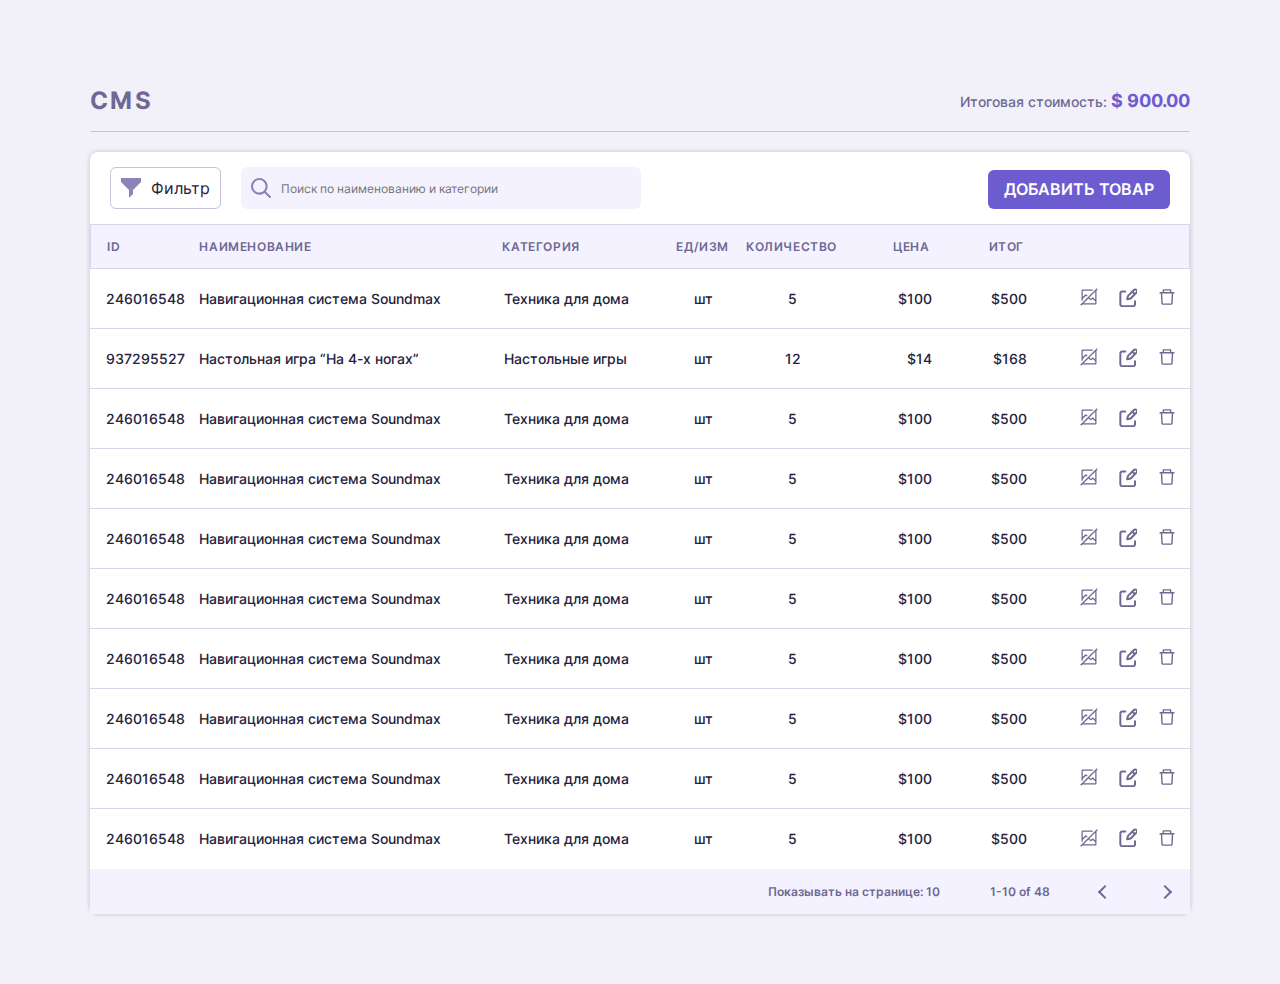
<file: index.html>
<!doctype html>
<html lang="ru">

<head>
  <meta charset="UTF-8">
  <meta name="viewport" content="width=device-width, initial-scale=1.0">
  <meta http-equiv="X-UA-Compatible" content="IE=edge">
  <link rel="preload" href="fonts/inter-v7-latin_cyrillic-regular.woff2"
    as="font" type="font/woff2" crossorigin>
  <link rel="preload" href="fonts/inter-v7-latin_cyrillic-500.woff2" as="font"
    type="font/woff2" crossorigin>
  <link rel="preload" href="fonts/inter-v7-latin_cyrillic-600.woff2" as="font"
    type="font/woff2" crossorigin>
  <link rel="preload" href="fonts/inter-v7-latin_cyrillic-700.woff2" as="font"
    type="font/woff2" crossorigin>
  <link rel="stylesheet" href="css/index.css">
  <title>CMS</title>
</head>
  <body>
    <section class="cms">
      <div class="container">
        <div class="cms__header">
          <h1 class="cms__title">CMS</h1>
          <p class="cms__total">Итоговая стоимость:
            <span class="cms__total-price">$ 900.00</span>
          </p>
        </div>
        <div class="cms__products products">
          <div class="products__panel panel">
            <button class="products__panel__filter-btn">
              <svg width="20" height="20" viewBox="0 0 20 20" fill="none" xmlns="http://www.w3.org/2000/svg">
                <path d="M12 12L20 4V0H0V4L8 12V20L12 16V12Z" fill="#8B83BA" />
              </svg>
              <span class="products__panel__filter-btn__text">Фильтр</span>
            </button>
            <form class="panel__search">
              <input type="search" class="panel__input" placeholder="Поиск по наименованию и категории">
            </form>
            <button class="panel__add-products">Добавить товар</button>
          </div>
          <div class="products__table-wrapper">
            <table class="products__table table">
              <thead class="table__header">
                <tr class="table__header-row">
                  <th class="table__header-cell cell-id">ID</th>
                  <th class="table__header-cell table__header-cell_left cell-name">Наименование</th>
                  <th class="table__header-cell table__header-cell_left cell-category">Категория</th>
                  <th class="table__header-cell cell-units">ед/изм</th>
                  <th class="table__header-cell cell-quantity">количество</th>
                  <th class="table__header-cell cell-price">цена</th>
                  <th class="table__header-cell cell-total">ИТОГ</th>
                  <th class="table__header-cell cell-empty"></th>
                </tr>
              </thead>
              <tbody class="table__body">
                <tr class="table__body-item">
                  <td class="table__body-item__ID">246016548</td>
                  <td class="table__body-item__name">Навигационная система Soundmax</td>
                  <td class="table__body-item__category">Техника для дома</td>
                  <td class="table__body-item__units">шт</td>
                  <td class="table__body-item__quantity">5</td>
                  <td class="table__body-item__price">$100</td>
                  <td class="table__body-item__total">$500</td>
                  <td class="table__body-item-icons">
                    <button class="table__body-item-icons__btn">
                      <svg width="20" height="20" viewBox="0 0 20 20" fill="none" xmlns="http://www.w3.org/2000/svg">
                        <path d="M18.75 2.13375L17.8663 1.25L1.25 17.8663L2.13375 18.75L3.38375 17.5H16.25C16.5814 17.4995 16.899 17.3676 17.1333 17.1333C17.3676 16.899 17.4995 16.5814 17.5 16.25V3.38375L18.75 2.13375ZM16.25 16.25H4.63375L9.50437 11.3794L10.9913 12.8663C11.2257 13.1006 11.5435 13.2322 11.875 13.2322C12.2065 13.2322 12.5243 13.1006 12.7587 12.8663L13.75 11.875L16.25 14.3731V16.25ZM16.25 12.605L14.6337 10.9888C14.3993 10.7544 14.0815 10.6228 13.75 10.6228C13.4185 10.6228 13.1007 10.7544 12.8663 10.9888L11.875 11.98L10.3894 10.4944L16.25 4.63375V12.605Z" fill="#6E6893"/>
                        <path d="M3.75 13.75V11.875L6.875 8.75187L7.73313 9.61062L8.61812 8.72563L7.75875 7.86625C7.52434 7.63191 7.20646 7.50027 6.875 7.50027C6.54354 7.50027 6.22566 7.63191 5.99125 7.86625L3.75 10.1075V3.75H13.75V2.5H3.75C3.41858 2.50033 3.10083 2.63213 2.86648 2.86648C2.63213 3.10083 2.50033 3.41858 2.5 3.75V13.75H3.75Z" fill="#6E6893"/>
                        </svg>
                    </button>
                    <button class="table__body-item-icons__btn">
                      <svg width="18" height="19" viewBox="0 0 18 19" fill="none" xmlns="http://www.w3.org/2000/svg">
                        <path d="M13.5629 3.86078L15.6394 5.93629L13.5629 3.86078ZM14.8982 2.03233L9.28343 7.64709C8.99332 7.9368 8.79546 8.3059 8.7148 8.70789L8.19617 11.304L10.7923 10.7844C11.1942 10.704 11.5629 10.5069 11.8531 10.2167L17.4678 4.60196C17.6366 4.43324 17.7704 4.23293 17.8617 4.01248C17.953 3.79203 18 3.55576 18 3.31714C18 3.07853 17.953 2.84225 17.8617 2.6218C17.7704 2.40136 17.6366 2.20105 17.4678 2.03233C17.2991 1.8636 17.0988 1.72976 16.8784 1.63845C16.6579 1.54714 16.4216 1.50014 16.183 1.50014C15.9444 1.50014 15.7081 1.54714 15.4877 1.63845C15.2672 1.72976 15.0669 1.8636 14.8982 2.03233V2.03233Z" stroke="#6E6893" stroke-width="2" stroke-linecap="round" stroke-linejoin="round"/>
                        <path d="M16.0394 13.2648V16.206C16.0394 16.726 15.8328 17.2248 15.4651 17.5925C15.0973 17.9602 14.5986 18.1668 14.0786 18.1668H3.29415C2.77411 18.1668 2.27537 17.9602 1.90765 17.5925C1.53993 17.2248 1.33334 16.726 1.33334 16.206V5.42157C1.33334 4.90154 1.53993 4.4028 1.90765 4.03508C2.27537 3.66735 2.77411 3.46077 3.29415 3.46077H6.23535" stroke="#6E6893" stroke-width="2" stroke-linecap="round" stroke-linejoin="round"/>
                        </svg>
                    </button>
                    <button class="table__body-item-icons__btn">
                      <svg width="20" height="20" viewBox="0 0 20 20" fill="none" xmlns="http://www.w3.org/2000/svg">
                        <path d="M7.03125 3.59375H6.875C6.96094 3.59375 7.03125 3.52344 7.03125 3.4375V3.59375H12.9688V3.4375C12.9688 3.52344 13.0391 3.59375 13.125 3.59375H12.9688V5H14.375V3.4375C14.375 2.74805 13.8145 2.1875 13.125 2.1875H6.875C6.18555 2.1875 5.625 2.74805 5.625 3.4375V5H7.03125V3.59375ZM16.875 5H3.125C2.7793 5 2.5 5.2793 2.5 5.625V6.25C2.5 6.33594 2.57031 6.40625 2.65625 6.40625H3.83594L4.31836 16.6211C4.34961 17.2871 4.90039 17.8125 5.56641 17.8125H14.4336C15.1016 17.8125 15.6504 17.2891 15.6816 16.6211L16.1641 6.40625H17.3438C17.4297 6.40625 17.5 6.33594 17.5 6.25V5.625C17.5 5.2793 17.2207 5 16.875 5ZM14.2832 16.4062H5.7168L5.24414 6.40625H14.7559L14.2832 16.4062Z" fill="#6E6893"/>
                        </svg>
                      </button> 
                  </td>
                </tr>
                <tr class="table__body-item">
                  <td class="table__body-item__ID">937295527</td>
                  <td class="table__body-item__name">Настольная игра “На 4-х ногах”</td>
                  <td class="table__body-item__category">Настольные игры</td>
                  <td class="table__body-item__units">шт</td>
                  <td class="table__body-item__quantity">12</td>
                  <td class="table__body-item__price">$14</td>
                  <td class="table__body-item__total">$168</td>
                  <td class="table__body-item-icons">
                    <button class="table__body-item-icons__btn">
                      <svg width="20" height="20" viewBox="0 0 20 20" fill="none" xmlns="http://www.w3.org/2000/svg">
                        <path d="M18.75 2.13375L17.8663 1.25L1.25 17.8663L2.13375 18.75L3.38375 17.5H16.25C16.5814 17.4995 16.899 17.3676 17.1333 17.1333C17.3676 16.899 17.4995 16.5814 17.5 16.25V3.38375L18.75 2.13375ZM16.25 16.25H4.63375L9.50437 11.3794L10.9913 12.8663C11.2257 13.1006 11.5435 13.2322 11.875 13.2322C12.2065 13.2322 12.5243 13.1006 12.7587 12.8663L13.75 11.875L16.25 14.3731V16.25ZM16.25 12.605L14.6337 10.9888C14.3993 10.7544 14.0815 10.6228 13.75 10.6228C13.4185 10.6228 13.1007 10.7544 12.8663 10.9888L11.875 11.98L10.3894 10.4944L16.25 4.63375V12.605Z" fill="#6E6893"/>
                        <path d="M3.75 13.75V11.875L6.875 8.75187L7.73313 9.61062L8.61812 8.72563L7.75875 7.86625C7.52434 7.63191 7.20646 7.50027 6.875 7.50027C6.54354 7.50027 6.22566 7.63191 5.99125 7.86625L3.75 10.1075V3.75H13.75V2.5H3.75C3.41858 2.50033 3.10083 2.63213 2.86648 2.86648C2.63213 3.10083 2.50033 3.41858 2.5 3.75V13.75H3.75Z" fill="#6E6893"/>
                        </svg>
                    </button>
                    <button class="table__body-item-icons__btn">
                      <svg width="18" height="19" viewBox="0 0 18 19" fill="none" xmlns="http://www.w3.org/2000/svg">
                        <path d="M13.5629 3.86078L15.6394 5.93629L13.5629 3.86078ZM14.8982 2.03233L9.28343 7.64709C8.99332 7.9368 8.79546 8.3059 8.7148 8.70789L8.19617 11.304L10.7923 10.7844C11.1942 10.704 11.5629 10.5069 11.8531 10.2167L17.4678 4.60196C17.6366 4.43324 17.7704 4.23293 17.8617 4.01248C17.953 3.79203 18 3.55576 18 3.31714C18 3.07853 17.953 2.84225 17.8617 2.6218C17.7704 2.40136 17.6366 2.20105 17.4678 2.03233C17.2991 1.8636 17.0988 1.72976 16.8784 1.63845C16.6579 1.54714 16.4216 1.50014 16.183 1.50014C15.9444 1.50014 15.7081 1.54714 15.4877 1.63845C15.2672 1.72976 15.0669 1.8636 14.8982 2.03233V2.03233Z" stroke="#6E6893" stroke-width="2" stroke-linecap="round" stroke-linejoin="round"/>
                        <path d="M16.0394 13.2648V16.206C16.0394 16.726 15.8328 17.2248 15.4651 17.5925C15.0973 17.9602 14.5986 18.1668 14.0786 18.1668H3.29415C2.77411 18.1668 2.27537 17.9602 1.90765 17.5925C1.53993 17.2248 1.33334 16.726 1.33334 16.206V5.42157C1.33334 4.90154 1.53993 4.4028 1.90765 4.03508C2.27537 3.66735 2.77411 3.46077 3.29415 3.46077H6.23535" stroke="#6E6893" stroke-width="2" stroke-linecap="round" stroke-linejoin="round"/>
                        </svg>
                    </button>
                    <button class="table__body-item-icons__btn">
                      <svg width="20" height="20" viewBox="0 0 20 20" fill="none" xmlns="http://www.w3.org/2000/svg">
                        <path d="M7.03125 3.59375H6.875C6.96094 3.59375 7.03125 3.52344 7.03125 3.4375V3.59375H12.9688V3.4375C12.9688 3.52344 13.0391 3.59375 13.125 3.59375H12.9688V5H14.375V3.4375C14.375 2.74805 13.8145 2.1875 13.125 2.1875H6.875C6.18555 2.1875 5.625 2.74805 5.625 3.4375V5H7.03125V3.59375ZM16.875 5H3.125C2.7793 5 2.5 5.2793 2.5 5.625V6.25C2.5 6.33594 2.57031 6.40625 2.65625 6.40625H3.83594L4.31836 16.6211C4.34961 17.2871 4.90039 17.8125 5.56641 17.8125H14.4336C15.1016 17.8125 15.6504 17.2891 15.6816 16.6211L16.1641 6.40625H17.3438C17.4297 6.40625 17.5 6.33594 17.5 6.25V5.625C17.5 5.2793 17.2207 5 16.875 5ZM14.2832 16.4062H5.7168L5.24414 6.40625H14.7559L14.2832 16.4062Z" fill="#6E6893"/>
                        </svg>
                      </button> 
                  </td>
                </tr>
                <tr class="table__body-item">
                  <td class="table__body-item__ID">246016548</td>
                  <td class="table__body-item__name">Навигационная система Soundmax</td>
                  <td class="table__body-item__category">Техника для дома</td>
                  <td class="table__body-item__units">шт</td>
                  <td class="table__body-item__quantity">5</td>
                  <td class="table__body-item__price">$100</td>
                  <td class="table__body-item__total">$500</td>
                  <td class="table__body-item-icons">
                    <button class="table__body-item-icons__btn">
                      <svg width="20" height="20" viewBox="0 0 20 20" fill="none" xmlns="http://www.w3.org/2000/svg">
                        <path d="M18.75 2.13375L17.8663 1.25L1.25 17.8663L2.13375 18.75L3.38375 17.5H16.25C16.5814 17.4995 16.899 17.3676 17.1333 17.1333C17.3676 16.899 17.4995 16.5814 17.5 16.25V3.38375L18.75 2.13375ZM16.25 16.25H4.63375L9.50437 11.3794L10.9913 12.8663C11.2257 13.1006 11.5435 13.2322 11.875 13.2322C12.2065 13.2322 12.5243 13.1006 12.7587 12.8663L13.75 11.875L16.25 14.3731V16.25ZM16.25 12.605L14.6337 10.9888C14.3993 10.7544 14.0815 10.6228 13.75 10.6228C13.4185 10.6228 13.1007 10.7544 12.8663 10.9888L11.875 11.98L10.3894 10.4944L16.25 4.63375V12.605Z" fill="#6E6893"/>
                        <path d="M3.75 13.75V11.875L6.875 8.75187L7.73313 9.61062L8.61812 8.72563L7.75875 7.86625C7.52434 7.63191 7.20646 7.50027 6.875 7.50027C6.54354 7.50027 6.22566 7.63191 5.99125 7.86625L3.75 10.1075V3.75H13.75V2.5H3.75C3.41858 2.50033 3.10083 2.63213 2.86648 2.86648C2.63213 3.10083 2.50033 3.41858 2.5 3.75V13.75H3.75Z" fill="#6E6893"/>
                        </svg>
                    </button>
                    <button class="table__body-item-icons__btn">
                      <svg width="18" height="19" viewBox="0 0 18 19" fill="none" xmlns="http://www.w3.org/2000/svg">
                        <path d="M13.5629 3.86078L15.6394 5.93629L13.5629 3.86078ZM14.8982 2.03233L9.28343 7.64709C8.99332 7.9368 8.79546 8.3059 8.7148 8.70789L8.19617 11.304L10.7923 10.7844C11.1942 10.704 11.5629 10.5069 11.8531 10.2167L17.4678 4.60196C17.6366 4.43324 17.7704 4.23293 17.8617 4.01248C17.953 3.79203 18 3.55576 18 3.31714C18 3.07853 17.953 2.84225 17.8617 2.6218C17.7704 2.40136 17.6366 2.20105 17.4678 2.03233C17.2991 1.8636 17.0988 1.72976 16.8784 1.63845C16.6579 1.54714 16.4216 1.50014 16.183 1.50014C15.9444 1.50014 15.7081 1.54714 15.4877 1.63845C15.2672 1.72976 15.0669 1.8636 14.8982 2.03233V2.03233Z" stroke="#6E6893" stroke-width="2" stroke-linecap="round" stroke-linejoin="round"/>
                        <path d="M16.0394 13.2648V16.206C16.0394 16.726 15.8328 17.2248 15.4651 17.5925C15.0973 17.9602 14.5986 18.1668 14.0786 18.1668H3.29415C2.77411 18.1668 2.27537 17.9602 1.90765 17.5925C1.53993 17.2248 1.33334 16.726 1.33334 16.206V5.42157C1.33334 4.90154 1.53993 4.4028 1.90765 4.03508C2.27537 3.66735 2.77411 3.46077 3.29415 3.46077H6.23535" stroke="#6E6893" stroke-width="2" stroke-linecap="round" stroke-linejoin="round"/>
                        </svg>
                    </button>
                    <button class="table__body-item-icons__btn">
                      <svg width="20" height="20" viewBox="0 0 20 20" fill="none" xmlns="http://www.w3.org/2000/svg">
                        <path d="M7.03125 3.59375H6.875C6.96094 3.59375 7.03125 3.52344 7.03125 3.4375V3.59375H12.9688V3.4375C12.9688 3.52344 13.0391 3.59375 13.125 3.59375H12.9688V5H14.375V3.4375C14.375 2.74805 13.8145 2.1875 13.125 2.1875H6.875C6.18555 2.1875 5.625 2.74805 5.625 3.4375V5H7.03125V3.59375ZM16.875 5H3.125C2.7793 5 2.5 5.2793 2.5 5.625V6.25C2.5 6.33594 2.57031 6.40625 2.65625 6.40625H3.83594L4.31836 16.6211C4.34961 17.2871 4.90039 17.8125 5.56641 17.8125H14.4336C15.1016 17.8125 15.6504 17.2891 15.6816 16.6211L16.1641 6.40625H17.3438C17.4297 6.40625 17.5 6.33594 17.5 6.25V5.625C17.5 5.2793 17.2207 5 16.875 5ZM14.2832 16.4062H5.7168L5.24414 6.40625H14.7559L14.2832 16.4062Z" fill="#6E6893"/>
                        </svg>
                      </button> 
                  </td>
                </tr>
                <tr class="table__body-item">
                  <td class="table__body-item__ID">246016548</td>
                  <td class="table__body-item__name">Навигационная система Soundmax</td>
                  <td class="table__body-item__category">Техника для дома</td>
                  <td class="table__body-item__units">шт</td>
                  <td class="table__body-item__quantity">5</td>
                  <td class="table__body-item__price">$100</td>
                  <td class="table__body-item__total">$500</td>
                  <td class="table__body-item-icons">
                    <button class="table__body-item-icons__btn">
                      <svg width="20" height="20" viewBox="0 0 20 20" fill="none" xmlns="http://www.w3.org/2000/svg">
                        <path d="M18.75 2.13375L17.8663 1.25L1.25 17.8663L2.13375 18.75L3.38375 17.5H16.25C16.5814 17.4995 16.899 17.3676 17.1333 17.1333C17.3676 16.899 17.4995 16.5814 17.5 16.25V3.38375L18.75 2.13375ZM16.25 16.25H4.63375L9.50437 11.3794L10.9913 12.8663C11.2257 13.1006 11.5435 13.2322 11.875 13.2322C12.2065 13.2322 12.5243 13.1006 12.7587 12.8663L13.75 11.875L16.25 14.3731V16.25ZM16.25 12.605L14.6337 10.9888C14.3993 10.7544 14.0815 10.6228 13.75 10.6228C13.4185 10.6228 13.1007 10.7544 12.8663 10.9888L11.875 11.98L10.3894 10.4944L16.25 4.63375V12.605Z" fill="#6E6893"/>
                        <path d="M3.75 13.75V11.875L6.875 8.75187L7.73313 9.61062L8.61812 8.72563L7.75875 7.86625C7.52434 7.63191 7.20646 7.50027 6.875 7.50027C6.54354 7.50027 6.22566 7.63191 5.99125 7.86625L3.75 10.1075V3.75H13.75V2.5H3.75C3.41858 2.50033 3.10083 2.63213 2.86648 2.86648C2.63213 3.10083 2.50033 3.41858 2.5 3.75V13.75H3.75Z" fill="#6E6893"/>
                        </svg>
                    </button>
                    <button class="table__body-item-icons__btn">
                      <svg width="18" height="19" viewBox="0 0 18 19" fill="none" xmlns="http://www.w3.org/2000/svg">
                        <path d="M13.5629 3.86078L15.6394 5.93629L13.5629 3.86078ZM14.8982 2.03233L9.28343 7.64709C8.99332 7.9368 8.79546 8.3059 8.7148 8.70789L8.19617 11.304L10.7923 10.7844C11.1942 10.704 11.5629 10.5069 11.8531 10.2167L17.4678 4.60196C17.6366 4.43324 17.7704 4.23293 17.8617 4.01248C17.953 3.79203 18 3.55576 18 3.31714C18 3.07853 17.953 2.84225 17.8617 2.6218C17.7704 2.40136 17.6366 2.20105 17.4678 2.03233C17.2991 1.8636 17.0988 1.72976 16.8784 1.63845C16.6579 1.54714 16.4216 1.50014 16.183 1.50014C15.9444 1.50014 15.7081 1.54714 15.4877 1.63845C15.2672 1.72976 15.0669 1.8636 14.8982 2.03233V2.03233Z" stroke="#6E6893" stroke-width="2" stroke-linecap="round" stroke-linejoin="round"/>
                        <path d="M16.0394 13.2648V16.206C16.0394 16.726 15.8328 17.2248 15.4651 17.5925C15.0973 17.9602 14.5986 18.1668 14.0786 18.1668H3.29415C2.77411 18.1668 2.27537 17.9602 1.90765 17.5925C1.53993 17.2248 1.33334 16.726 1.33334 16.206V5.42157C1.33334 4.90154 1.53993 4.4028 1.90765 4.03508C2.27537 3.66735 2.77411 3.46077 3.29415 3.46077H6.23535" stroke="#6E6893" stroke-width="2" stroke-linecap="round" stroke-linejoin="round"/>
                        </svg>
                    </button>
                    <button class="table__body-item-icons__btn">
                      <svg width="20" height="20" viewBox="0 0 20 20" fill="none" xmlns="http://www.w3.org/2000/svg">
                        <path d="M7.03125 3.59375H6.875C6.96094 3.59375 7.03125 3.52344 7.03125 3.4375V3.59375H12.9688V3.4375C12.9688 3.52344 13.0391 3.59375 13.125 3.59375H12.9688V5H14.375V3.4375C14.375 2.74805 13.8145 2.1875 13.125 2.1875H6.875C6.18555 2.1875 5.625 2.74805 5.625 3.4375V5H7.03125V3.59375ZM16.875 5H3.125C2.7793 5 2.5 5.2793 2.5 5.625V6.25C2.5 6.33594 2.57031 6.40625 2.65625 6.40625H3.83594L4.31836 16.6211C4.34961 17.2871 4.90039 17.8125 5.56641 17.8125H14.4336C15.1016 17.8125 15.6504 17.2891 15.6816 16.6211L16.1641 6.40625H17.3438C17.4297 6.40625 17.5 6.33594 17.5 6.25V5.625C17.5 5.2793 17.2207 5 16.875 5ZM14.2832 16.4062H5.7168L5.24414 6.40625H14.7559L14.2832 16.4062Z" fill="#6E6893"/>
                        </svg>
                      </button> 
                  </td>
                </tr>
                <tr class="table__body-item">
                  <td class="table__body-item__ID">246016548</td>
                  <td class="table__body-item__name">Навигационная система Soundmax</td>
                  <td class="table__body-item__category">Техника для дома</td>
                  <td class="table__body-item__units">шт</td>
                  <td class="table__body-item__quantity">5</td>
                  <td class="table__body-item__price">$100</td>
                  <td class="table__body-item__total">$500</td>
                  <td class="table__body-item-icons">
                    <button class="table__body-item-icons__btn">
                      <svg width="20" height="20" viewBox="0 0 20 20" fill="none" xmlns="http://www.w3.org/2000/svg">
                        <path d="M18.75 2.13375L17.8663 1.25L1.25 17.8663L2.13375 18.75L3.38375 17.5H16.25C16.5814 17.4995 16.899 17.3676 17.1333 17.1333C17.3676 16.899 17.4995 16.5814 17.5 16.25V3.38375L18.75 2.13375ZM16.25 16.25H4.63375L9.50437 11.3794L10.9913 12.8663C11.2257 13.1006 11.5435 13.2322 11.875 13.2322C12.2065 13.2322 12.5243 13.1006 12.7587 12.8663L13.75 11.875L16.25 14.3731V16.25ZM16.25 12.605L14.6337 10.9888C14.3993 10.7544 14.0815 10.6228 13.75 10.6228C13.4185 10.6228 13.1007 10.7544 12.8663 10.9888L11.875 11.98L10.3894 10.4944L16.25 4.63375V12.605Z" fill="#6E6893"/>
                        <path d="M3.75 13.75V11.875L6.875 8.75187L7.73313 9.61062L8.61812 8.72563L7.75875 7.86625C7.52434 7.63191 7.20646 7.50027 6.875 7.50027C6.54354 7.50027 6.22566 7.63191 5.99125 7.86625L3.75 10.1075V3.75H13.75V2.5H3.75C3.41858 2.50033 3.10083 2.63213 2.86648 2.86648C2.63213 3.10083 2.50033 3.41858 2.5 3.75V13.75H3.75Z" fill="#6E6893"/>
                        </svg>
                    </button>
                    <button class="table__body-item-icons__btn">
                      <svg width="18" height="19" viewBox="0 0 18 19" fill="none" xmlns="http://www.w3.org/2000/svg">
                        <path d="M13.5629 3.86078L15.6394 5.93629L13.5629 3.86078ZM14.8982 2.03233L9.28343 7.64709C8.99332 7.9368 8.79546 8.3059 8.7148 8.70789L8.19617 11.304L10.7923 10.7844C11.1942 10.704 11.5629 10.5069 11.8531 10.2167L17.4678 4.60196C17.6366 4.43324 17.7704 4.23293 17.8617 4.01248C17.953 3.79203 18 3.55576 18 3.31714C18 3.07853 17.953 2.84225 17.8617 2.6218C17.7704 2.40136 17.6366 2.20105 17.4678 2.03233C17.2991 1.8636 17.0988 1.72976 16.8784 1.63845C16.6579 1.54714 16.4216 1.50014 16.183 1.50014C15.9444 1.50014 15.7081 1.54714 15.4877 1.63845C15.2672 1.72976 15.0669 1.8636 14.8982 2.03233V2.03233Z" stroke="#6E6893" stroke-width="2" stroke-linecap="round" stroke-linejoin="round"/>
                        <path d="M16.0394 13.2648V16.206C16.0394 16.726 15.8328 17.2248 15.4651 17.5925C15.0973 17.9602 14.5986 18.1668 14.0786 18.1668H3.29415C2.77411 18.1668 2.27537 17.9602 1.90765 17.5925C1.53993 17.2248 1.33334 16.726 1.33334 16.206V5.42157C1.33334 4.90154 1.53993 4.4028 1.90765 4.03508C2.27537 3.66735 2.77411 3.46077 3.29415 3.46077H6.23535" stroke="#6E6893" stroke-width="2" stroke-linecap="round" stroke-linejoin="round"/>
                        </svg>
                    </button>
                    <button class="table__body-item-icons__btn">
                      <svg width="20" height="20" viewBox="0 0 20 20" fill="none" xmlns="http://www.w3.org/2000/svg">
                        <path d="M7.03125 3.59375H6.875C6.96094 3.59375 7.03125 3.52344 7.03125 3.4375V3.59375H12.9688V3.4375C12.9688 3.52344 13.0391 3.59375 13.125 3.59375H12.9688V5H14.375V3.4375C14.375 2.74805 13.8145 2.1875 13.125 2.1875H6.875C6.18555 2.1875 5.625 2.74805 5.625 3.4375V5H7.03125V3.59375ZM16.875 5H3.125C2.7793 5 2.5 5.2793 2.5 5.625V6.25C2.5 6.33594 2.57031 6.40625 2.65625 6.40625H3.83594L4.31836 16.6211C4.34961 17.2871 4.90039 17.8125 5.56641 17.8125H14.4336C15.1016 17.8125 15.6504 17.2891 15.6816 16.6211L16.1641 6.40625H17.3438C17.4297 6.40625 17.5 6.33594 17.5 6.25V5.625C17.5 5.2793 17.2207 5 16.875 5ZM14.2832 16.4062H5.7168L5.24414 6.40625H14.7559L14.2832 16.4062Z" fill="#6E6893"/>
                        </svg>
                      </button> 
                  </td>
                </tr>
                <tr class="table__body-item">
                  <td class="table__body-item__ID">246016548</td>
                  <td class="table__body-item__name">Навигационная система Soundmax</td>
                  <td class="table__body-item__category">Техника для дома</td>
                  <td class="table__body-item__units">шт</td>
                  <td class="table__body-item__quantity">5</td>
                  <td class="table__body-item__price">$100</td>
                  <td class="table__body-item__total">$500</td>
                  <td class="table__body-item-icons">
                    <button class="table__body-item-icons__btn">
                      <svg width="20" height="20" viewBox="0 0 20 20" fill="none" xmlns="http://www.w3.org/2000/svg">
                        <path d="M18.75 2.13375L17.8663 1.25L1.25 17.8663L2.13375 18.75L3.38375 17.5H16.25C16.5814 17.4995 16.899 17.3676 17.1333 17.1333C17.3676 16.899 17.4995 16.5814 17.5 16.25V3.38375L18.75 2.13375ZM16.25 16.25H4.63375L9.50437 11.3794L10.9913 12.8663C11.2257 13.1006 11.5435 13.2322 11.875 13.2322C12.2065 13.2322 12.5243 13.1006 12.7587 12.8663L13.75 11.875L16.25 14.3731V16.25ZM16.25 12.605L14.6337 10.9888C14.3993 10.7544 14.0815 10.6228 13.75 10.6228C13.4185 10.6228 13.1007 10.7544 12.8663 10.9888L11.875 11.98L10.3894 10.4944L16.25 4.63375V12.605Z" fill="#6E6893"/>
                        <path d="M3.75 13.75V11.875L6.875 8.75187L7.73313 9.61062L8.61812 8.72563L7.75875 7.86625C7.52434 7.63191 7.20646 7.50027 6.875 7.50027C6.54354 7.50027 6.22566 7.63191 5.99125 7.86625L3.75 10.1075V3.75H13.75V2.5H3.75C3.41858 2.50033 3.10083 2.63213 2.86648 2.86648C2.63213 3.10083 2.50033 3.41858 2.5 3.75V13.75H3.75Z" fill="#6E6893"/>
                        </svg>
                    </button>
                    <button class="table__body-item-icons__btn">
                      <svg width="18" height="19" viewBox="0 0 18 19" fill="none" xmlns="http://www.w3.org/2000/svg">
                        <path d="M13.5629 3.86078L15.6394 5.93629L13.5629 3.86078ZM14.8982 2.03233L9.28343 7.64709C8.99332 7.9368 8.79546 8.3059 8.7148 8.70789L8.19617 11.304L10.7923 10.7844C11.1942 10.704 11.5629 10.5069 11.8531 10.2167L17.4678 4.60196C17.6366 4.43324 17.7704 4.23293 17.8617 4.01248C17.953 3.79203 18 3.55576 18 3.31714C18 3.07853 17.953 2.84225 17.8617 2.6218C17.7704 2.40136 17.6366 2.20105 17.4678 2.03233C17.2991 1.8636 17.0988 1.72976 16.8784 1.63845C16.6579 1.54714 16.4216 1.50014 16.183 1.50014C15.9444 1.50014 15.7081 1.54714 15.4877 1.63845C15.2672 1.72976 15.0669 1.8636 14.8982 2.03233V2.03233Z" stroke="#6E6893" stroke-width="2" stroke-linecap="round" stroke-linejoin="round"/>
                        <path d="M16.0394 13.2648V16.206C16.0394 16.726 15.8328 17.2248 15.4651 17.5925C15.0973 17.9602 14.5986 18.1668 14.0786 18.1668H3.29415C2.77411 18.1668 2.27537 17.9602 1.90765 17.5925C1.53993 17.2248 1.33334 16.726 1.33334 16.206V5.42157C1.33334 4.90154 1.53993 4.4028 1.90765 4.03508C2.27537 3.66735 2.77411 3.46077 3.29415 3.46077H6.23535" stroke="#6E6893" stroke-width="2" stroke-linecap="round" stroke-linejoin="round"/>
                        </svg>
                    </button>
                    <button class="table__body-item-icons__btn">
                      <svg width="20" height="20" viewBox="0 0 20 20" fill="none" xmlns="http://www.w3.org/2000/svg">
                        <path d="M7.03125 3.59375H6.875C6.96094 3.59375 7.03125 3.52344 7.03125 3.4375V3.59375H12.9688V3.4375C12.9688 3.52344 13.0391 3.59375 13.125 3.59375H12.9688V5H14.375V3.4375C14.375 2.74805 13.8145 2.1875 13.125 2.1875H6.875C6.18555 2.1875 5.625 2.74805 5.625 3.4375V5H7.03125V3.59375ZM16.875 5H3.125C2.7793 5 2.5 5.2793 2.5 5.625V6.25C2.5 6.33594 2.57031 6.40625 2.65625 6.40625H3.83594L4.31836 16.6211C4.34961 17.2871 4.90039 17.8125 5.56641 17.8125H14.4336C15.1016 17.8125 15.6504 17.2891 15.6816 16.6211L16.1641 6.40625H17.3438C17.4297 6.40625 17.5 6.33594 17.5 6.25V5.625C17.5 5.2793 17.2207 5 16.875 5ZM14.2832 16.4062H5.7168L5.24414 6.40625H14.7559L14.2832 16.4062Z" fill="#6E6893"/>
                        </svg>
                      </button> 
                  </td>
                </tr>
                <tr class="table__body-item">
                  <td class="table__body-item__ID">246016548</td>
                  <td class="table__body-item__name">Навигационная система Soundmax</td>
                  <td class="table__body-item__category">Техника для дома</td>
                  <td class="table__body-item__units">шт</td>
                  <td class="table__body-item__quantity">5</td>
                  <td class="table__body-item__price">$100</td>
                  <td class="table__body-item__total">$500</td>
                  <td class="table__body-item-icons">
                    <button class="table__body-item-icons__btn">
                      <svg width="20" height="20" viewBox="0 0 20 20" fill="none" xmlns="http://www.w3.org/2000/svg">
                        <path d="M18.75 2.13375L17.8663 1.25L1.25 17.8663L2.13375 18.75L3.38375 17.5H16.25C16.5814 17.4995 16.899 17.3676 17.1333 17.1333C17.3676 16.899 17.4995 16.5814 17.5 16.25V3.38375L18.75 2.13375ZM16.25 16.25H4.63375L9.50437 11.3794L10.9913 12.8663C11.2257 13.1006 11.5435 13.2322 11.875 13.2322C12.2065 13.2322 12.5243 13.1006 12.7587 12.8663L13.75 11.875L16.25 14.3731V16.25ZM16.25 12.605L14.6337 10.9888C14.3993 10.7544 14.0815 10.6228 13.75 10.6228C13.4185 10.6228 13.1007 10.7544 12.8663 10.9888L11.875 11.98L10.3894 10.4944L16.25 4.63375V12.605Z" fill="#6E6893"/>
                        <path d="M3.75 13.75V11.875L6.875 8.75187L7.73313 9.61062L8.61812 8.72563L7.75875 7.86625C7.52434 7.63191 7.20646 7.50027 6.875 7.50027C6.54354 7.50027 6.22566 7.63191 5.99125 7.86625L3.75 10.1075V3.75H13.75V2.5H3.75C3.41858 2.50033 3.10083 2.63213 2.86648 2.86648C2.63213 3.10083 2.50033 3.41858 2.5 3.75V13.75H3.75Z" fill="#6E6893"/>
                        </svg>
                    </button>
                    <button class="table__body-item-icons__btn">
                      <svg width="18" height="19" viewBox="0 0 18 19" fill="none" xmlns="http://www.w3.org/2000/svg">
                        <path d="M13.5629 3.86078L15.6394 5.93629L13.5629 3.86078ZM14.8982 2.03233L9.28343 7.64709C8.99332 7.9368 8.79546 8.3059 8.7148 8.70789L8.19617 11.304L10.7923 10.7844C11.1942 10.704 11.5629 10.5069 11.8531 10.2167L17.4678 4.60196C17.6366 4.43324 17.7704 4.23293 17.8617 4.01248C17.953 3.79203 18 3.55576 18 3.31714C18 3.07853 17.953 2.84225 17.8617 2.6218C17.7704 2.40136 17.6366 2.20105 17.4678 2.03233C17.2991 1.8636 17.0988 1.72976 16.8784 1.63845C16.6579 1.54714 16.4216 1.50014 16.183 1.50014C15.9444 1.50014 15.7081 1.54714 15.4877 1.63845C15.2672 1.72976 15.0669 1.8636 14.8982 2.03233V2.03233Z" stroke="#6E6893" stroke-width="2" stroke-linecap="round" stroke-linejoin="round"/>
                        <path d="M16.0394 13.2648V16.206C16.0394 16.726 15.8328 17.2248 15.4651 17.5925C15.0973 17.9602 14.5986 18.1668 14.0786 18.1668H3.29415C2.77411 18.1668 2.27537 17.9602 1.90765 17.5925C1.53993 17.2248 1.33334 16.726 1.33334 16.206V5.42157C1.33334 4.90154 1.53993 4.4028 1.90765 4.03508C2.27537 3.66735 2.77411 3.46077 3.29415 3.46077H6.23535" stroke="#6E6893" stroke-width="2" stroke-linecap="round" stroke-linejoin="round"/>
                        </svg>
                    </button>
                    <button class="table__body-item-icons__btn">
                      <svg width="20" height="20" viewBox="0 0 20 20" fill="none" xmlns="http://www.w3.org/2000/svg">
                        <path d="M7.03125 3.59375H6.875C6.96094 3.59375 7.03125 3.52344 7.03125 3.4375V3.59375H12.9688V3.4375C12.9688 3.52344 13.0391 3.59375 13.125 3.59375H12.9688V5H14.375V3.4375C14.375 2.74805 13.8145 2.1875 13.125 2.1875H6.875C6.18555 2.1875 5.625 2.74805 5.625 3.4375V5H7.03125V3.59375ZM16.875 5H3.125C2.7793 5 2.5 5.2793 2.5 5.625V6.25C2.5 6.33594 2.57031 6.40625 2.65625 6.40625H3.83594L4.31836 16.6211C4.34961 17.2871 4.90039 17.8125 5.56641 17.8125H14.4336C15.1016 17.8125 15.6504 17.2891 15.6816 16.6211L16.1641 6.40625H17.3438C17.4297 6.40625 17.5 6.33594 17.5 6.25V5.625C17.5 5.2793 17.2207 5 16.875 5ZM14.2832 16.4062H5.7168L5.24414 6.40625H14.7559L14.2832 16.4062Z" fill="#6E6893"/>
                        </svg>
                      </button> 
                  </td>
                </tr>
                <tr class="table__body-item">
                  <td class="table__body-item__ID">246016548</td>
                  <td class="table__body-item__name">Навигационная система Soundmax</td>
                  <td class="table__body-item__category">Техника для дома</td>
                  <td class="table__body-item__units">шт</td>
                  <td class="table__body-item__quantity">5</td>
                  <td class="table__body-item__price">$100</td>
                  <td class="table__body-item__total">$500</td>
                  <td class="table__body-item-icons">
                    <button class="table__body-item-icons__btn">
                      <svg width="20" height="20" viewBox="0 0 20 20" fill="none" xmlns="http://www.w3.org/2000/svg">
                        <path d="M18.75 2.13375L17.8663 1.25L1.25 17.8663L2.13375 18.75L3.38375 17.5H16.25C16.5814 17.4995 16.899 17.3676 17.1333 17.1333C17.3676 16.899 17.4995 16.5814 17.5 16.25V3.38375L18.75 2.13375ZM16.25 16.25H4.63375L9.50437 11.3794L10.9913 12.8663C11.2257 13.1006 11.5435 13.2322 11.875 13.2322C12.2065 13.2322 12.5243 13.1006 12.7587 12.8663L13.75 11.875L16.25 14.3731V16.25ZM16.25 12.605L14.6337 10.9888C14.3993 10.7544 14.0815 10.6228 13.75 10.6228C13.4185 10.6228 13.1007 10.7544 12.8663 10.9888L11.875 11.98L10.3894 10.4944L16.25 4.63375V12.605Z" fill="#6E6893"/>
                        <path d="M3.75 13.75V11.875L6.875 8.75187L7.73313 9.61062L8.61812 8.72563L7.75875 7.86625C7.52434 7.63191 7.20646 7.50027 6.875 7.50027C6.54354 7.50027 6.22566 7.63191 5.99125 7.86625L3.75 10.1075V3.75H13.75V2.5H3.75C3.41858 2.50033 3.10083 2.63213 2.86648 2.86648C2.63213 3.10083 2.50033 3.41858 2.5 3.75V13.75H3.75Z" fill="#6E6893"/>
                        </svg>
                    </button>
                    <button class="table__body-item-icons__btn">
                      <svg width="18" height="19" viewBox="0 0 18 19" fill="none" xmlns="http://www.w3.org/2000/svg">
                        <path d="M13.5629 3.86078L15.6394 5.93629L13.5629 3.86078ZM14.8982 2.03233L9.28343 7.64709C8.99332 7.9368 8.79546 8.3059 8.7148 8.70789L8.19617 11.304L10.7923 10.7844C11.1942 10.704 11.5629 10.5069 11.8531 10.2167L17.4678 4.60196C17.6366 4.43324 17.7704 4.23293 17.8617 4.01248C17.953 3.79203 18 3.55576 18 3.31714C18 3.07853 17.953 2.84225 17.8617 2.6218C17.7704 2.40136 17.6366 2.20105 17.4678 2.03233C17.2991 1.8636 17.0988 1.72976 16.8784 1.63845C16.6579 1.54714 16.4216 1.50014 16.183 1.50014C15.9444 1.50014 15.7081 1.54714 15.4877 1.63845C15.2672 1.72976 15.0669 1.8636 14.8982 2.03233V2.03233Z" stroke="#6E6893" stroke-width="2" stroke-linecap="round" stroke-linejoin="round"/>
                        <path d="M16.0394 13.2648V16.206C16.0394 16.726 15.8328 17.2248 15.4651 17.5925C15.0973 17.9602 14.5986 18.1668 14.0786 18.1668H3.29415C2.77411 18.1668 2.27537 17.9602 1.90765 17.5925C1.53993 17.2248 1.33334 16.726 1.33334 16.206V5.42157C1.33334 4.90154 1.53993 4.4028 1.90765 4.03508C2.27537 3.66735 2.77411 3.46077 3.29415 3.46077H6.23535" stroke="#6E6893" stroke-width="2" stroke-linecap="round" stroke-linejoin="round"/>
                        </svg>
                    </button>
                    <button class="table__body-item-icons__btn">
                      <svg width="20" height="20" viewBox="0 0 20 20" fill="none" xmlns="http://www.w3.org/2000/svg">
                        <path d="M7.03125 3.59375H6.875C6.96094 3.59375 7.03125 3.52344 7.03125 3.4375V3.59375H12.9688V3.4375C12.9688 3.52344 13.0391 3.59375 13.125 3.59375H12.9688V5H14.375V3.4375C14.375 2.74805 13.8145 2.1875 13.125 2.1875H6.875C6.18555 2.1875 5.625 2.74805 5.625 3.4375V5H7.03125V3.59375ZM16.875 5H3.125C2.7793 5 2.5 5.2793 2.5 5.625V6.25C2.5 6.33594 2.57031 6.40625 2.65625 6.40625H3.83594L4.31836 16.6211C4.34961 17.2871 4.90039 17.8125 5.56641 17.8125H14.4336C15.1016 17.8125 15.6504 17.2891 15.6816 16.6211L16.1641 6.40625H17.3438C17.4297 6.40625 17.5 6.33594 17.5 6.25V5.625C17.5 5.2793 17.2207 5 16.875 5ZM14.2832 16.4062H5.7168L5.24414 6.40625H14.7559L14.2832 16.4062Z" fill="#6E6893"/>
                        </svg>
                      </button> 
                  </td>
                </tr>
                <tr class="table__body-item">
                  <td class="table__body-item__ID">246016548</td>
                  <td class="table__body-item__name">Навигационная система Soundmax</td>
                  <td class="table__body-item__category">Техника для дома</td>
                  <td class="table__body-item__units">шт</td>
                  <td class="table__body-item__quantity">5</td>
                  <td class="table__body-item__price">$100</td>
                  <td class="table__body-item__total">$500</td>
                  <td class="table__body-item-icons">
                    <button class="table__body-item-icons__btn">
                      <svg width="20" height="20" viewBox="0 0 20 20" fill="none" xmlns="http://www.w3.org/2000/svg">
                        <path d="M18.75 2.13375L17.8663 1.25L1.25 17.8663L2.13375 18.75L3.38375 17.5H16.25C16.5814 17.4995 16.899 17.3676 17.1333 17.1333C17.3676 16.899 17.4995 16.5814 17.5 16.25V3.38375L18.75 2.13375ZM16.25 16.25H4.63375L9.50437 11.3794L10.9913 12.8663C11.2257 13.1006 11.5435 13.2322 11.875 13.2322C12.2065 13.2322 12.5243 13.1006 12.7587 12.8663L13.75 11.875L16.25 14.3731V16.25ZM16.25 12.605L14.6337 10.9888C14.3993 10.7544 14.0815 10.6228 13.75 10.6228C13.4185 10.6228 13.1007 10.7544 12.8663 10.9888L11.875 11.98L10.3894 10.4944L16.25 4.63375V12.605Z" fill="#6E6893"/>
                        <path d="M3.75 13.75V11.875L6.875 8.75187L7.73313 9.61062L8.61812 8.72563L7.75875 7.86625C7.52434 7.63191 7.20646 7.50027 6.875 7.50027C6.54354 7.50027 6.22566 7.63191 5.99125 7.86625L3.75 10.1075V3.75H13.75V2.5H3.75C3.41858 2.50033 3.10083 2.63213 2.86648 2.86648C2.63213 3.10083 2.50033 3.41858 2.5 3.75V13.75H3.75Z" fill="#6E6893"/>
                        </svg>
                    </button>
                    <button class="table__body-item-icons__btn">
                      <svg width="18" height="19" viewBox="0 0 18 19" fill="none" xmlns="http://www.w3.org/2000/svg">
                        <path d="M13.5629 3.86078L15.6394 5.93629L13.5629 3.86078ZM14.8982 2.03233L9.28343 7.64709C8.99332 7.9368 8.79546 8.3059 8.7148 8.70789L8.19617 11.304L10.7923 10.7844C11.1942 10.704 11.5629 10.5069 11.8531 10.2167L17.4678 4.60196C17.6366 4.43324 17.7704 4.23293 17.8617 4.01248C17.953 3.79203 18 3.55576 18 3.31714C18 3.07853 17.953 2.84225 17.8617 2.6218C17.7704 2.40136 17.6366 2.20105 17.4678 2.03233C17.2991 1.8636 17.0988 1.72976 16.8784 1.63845C16.6579 1.54714 16.4216 1.50014 16.183 1.50014C15.9444 1.50014 15.7081 1.54714 15.4877 1.63845C15.2672 1.72976 15.0669 1.8636 14.8982 2.03233V2.03233Z" stroke="#6E6893" stroke-width="2" stroke-linecap="round" stroke-linejoin="round"/>
                        <path d="M16.0394 13.2648V16.206C16.0394 16.726 15.8328 17.2248 15.4651 17.5925C15.0973 17.9602 14.5986 18.1668 14.0786 18.1668H3.29415C2.77411 18.1668 2.27537 17.9602 1.90765 17.5925C1.53993 17.2248 1.33334 16.726 1.33334 16.206V5.42157C1.33334 4.90154 1.53993 4.4028 1.90765 4.03508C2.27537 3.66735 2.77411 3.46077 3.29415 3.46077H6.23535" stroke="#6E6893" stroke-width="2" stroke-linecap="round" stroke-linejoin="round"/>
                        </svg>
                    </button>
                    <button class="table__body-item-icons__btn">
                      <svg width="20" height="20" viewBox="0 0 20 20" fill="none" xmlns="http://www.w3.org/2000/svg">
                        <path d="M7.03125 3.59375H6.875C6.96094 3.59375 7.03125 3.52344 7.03125 3.4375V3.59375H12.9688V3.4375C12.9688 3.52344 13.0391 3.59375 13.125 3.59375H12.9688V5H14.375V3.4375C14.375 2.74805 13.8145 2.1875 13.125 2.1875H6.875C6.18555 2.1875 5.625 2.74805 5.625 3.4375V5H7.03125V3.59375ZM16.875 5H3.125C2.7793 5 2.5 5.2793 2.5 5.625V6.25C2.5 6.33594 2.57031 6.40625 2.65625 6.40625H3.83594L4.31836 16.6211C4.34961 17.2871 4.90039 17.8125 5.56641 17.8125H14.4336C15.1016 17.8125 15.6504 17.2891 15.6816 16.6211L16.1641 6.40625H17.3438C17.4297 6.40625 17.5 6.33594 17.5 6.25V5.625C17.5 5.2793 17.2207 5 16.875 5ZM14.2832 16.4062H5.7168L5.24414 6.40625H14.7559L14.2832 16.4062Z" fill="#6E6893"/>
                        </svg>
                      </button> 
                  </td>
                </tr>
                <tr class="table__body-item">
                  <td class="table__body-item__ID">246016548</td>
                  <td class="table__body-item__name">Навигационная система Soundmax</td>
                  <td class="table__body-item__category">Техника для дома</td>
                  <td class="table__body-item__units">шт</td>
                  <td class="table__body-item__quantity">5</td>
                  <td class="table__body-item__price">$100</td>
                  <td class="table__body-item__total">$500</td>
                  <td class="table__body-item-icons">
                    <button class="table__body-item-icons__btn">
                      <svg width="20" height="20" viewBox="0 0 20 20" fill="none" xmlns="http://www.w3.org/2000/svg">
                        <path d="M18.75 2.13375L17.8663 1.25L1.25 17.8663L2.13375 18.75L3.38375 17.5H16.25C16.5814 17.4995 16.899 17.3676 17.1333 17.1333C17.3676 16.899 17.4995 16.5814 17.5 16.25V3.38375L18.75 2.13375ZM16.25 16.25H4.63375L9.50437 11.3794L10.9913 12.8663C11.2257 13.1006 11.5435 13.2322 11.875 13.2322C12.2065 13.2322 12.5243 13.1006 12.7587 12.8663L13.75 11.875L16.25 14.3731V16.25ZM16.25 12.605L14.6337 10.9888C14.3993 10.7544 14.0815 10.6228 13.75 10.6228C13.4185 10.6228 13.1007 10.7544 12.8663 10.9888L11.875 11.98L10.3894 10.4944L16.25 4.63375V12.605Z" fill="#6E6893"/>
                        <path d="M3.75 13.75V11.875L6.875 8.75187L7.73313 9.61062L8.61812 8.72563L7.75875 7.86625C7.52434 7.63191 7.20646 7.50027 6.875 7.50027C6.54354 7.50027 6.22566 7.63191 5.99125 7.86625L3.75 10.1075V3.75H13.75V2.5H3.75C3.41858 2.50033 3.10083 2.63213 2.86648 2.86648C2.63213 3.10083 2.50033 3.41858 2.5 3.75V13.75H3.75Z" fill="#6E6893"/>
                        </svg>
                    </button>
                    <button class="table__body-item-icons__btn">
                      <svg width="18" height="19" viewBox="0 0 18 19" fill="none" xmlns="http://www.w3.org/2000/svg">
                        <path d="M13.5629 3.86078L15.6394 5.93629L13.5629 3.86078ZM14.8982 2.03233L9.28343 7.64709C8.99332 7.9368 8.79546 8.3059 8.7148 8.70789L8.19617 11.304L10.7923 10.7844C11.1942 10.704 11.5629 10.5069 11.8531 10.2167L17.4678 4.60196C17.6366 4.43324 17.7704 4.23293 17.8617 4.01248C17.953 3.79203 18 3.55576 18 3.31714C18 3.07853 17.953 2.84225 17.8617 2.6218C17.7704 2.40136 17.6366 2.20105 17.4678 2.03233C17.2991 1.8636 17.0988 1.72976 16.8784 1.63845C16.6579 1.54714 16.4216 1.50014 16.183 1.50014C15.9444 1.50014 15.7081 1.54714 15.4877 1.63845C15.2672 1.72976 15.0669 1.8636 14.8982 2.03233V2.03233Z" stroke="#6E6893" stroke-width="2" stroke-linecap="round" stroke-linejoin="round"/>
                        <path d="M16.0394 13.2648V16.206C16.0394 16.726 15.8328 17.2248 15.4651 17.5925C15.0973 17.9602 14.5986 18.1668 14.0786 18.1668H3.29415C2.77411 18.1668 2.27537 17.9602 1.90765 17.5925C1.53993 17.2248 1.33334 16.726 1.33334 16.206V5.42157C1.33334 4.90154 1.53993 4.4028 1.90765 4.03508C2.27537 3.66735 2.77411 3.46077 3.29415 3.46077H6.23535" stroke="#6E6893" stroke-width="2" stroke-linecap="round" stroke-linejoin="round"/>
                        </svg>
                    </button>
                    <button class="table__body-item-icons__btn">
                      <svg width="20" height="20" viewBox="0 0 20 20" fill="none" xmlns="http://www.w3.org/2000/svg">
                        <path d="M7.03125 3.59375H6.875C6.96094 3.59375 7.03125 3.52344 7.03125 3.4375V3.59375H12.9688V3.4375C12.9688 3.52344 13.0391 3.59375 13.125 3.59375H12.9688V5H14.375V3.4375C14.375 2.74805 13.8145 2.1875 13.125 2.1875H6.875C6.18555 2.1875 5.625 2.74805 5.625 3.4375V5H7.03125V3.59375ZM16.875 5H3.125C2.7793 5 2.5 5.2793 2.5 5.625V6.25C2.5 6.33594 2.57031 6.40625 2.65625 6.40625H3.83594L4.31836 16.6211C4.34961 17.2871 4.90039 17.8125 5.56641 17.8125H14.4336C15.1016 17.8125 15.6504 17.2891 15.6816 16.6211L16.1641 6.40625H17.3438C17.4297 6.40625 17.5 6.33594 17.5 6.25V5.625C17.5 5.2793 17.2207 5 16.875 5ZM14.2832 16.4062H5.7168L5.24414 6.40625H14.7559L14.2832 16.4062Z" fill="#6E6893"/>
                        </svg>
                      </button> 
                  </td>
                </tr>
              </tbody>
            </table>
          </div>
          <div class="sub-panel">
            <p class="sub-panel__choice-pages">Показывать на странице: 10</p>
            <p class="sub-panel__pages">1-10 of 48</p>
            <a href="#" class="sub-panel__left"></a>
            <a href="#" class="sub-panel__right"></a>
          </div>
        </div>
      </div>
    </section>

  <div class="overlay">
    <div class="overlay__modal modal">
      <button class="modal__close">
        <svg width="24" height="24" fill="none" xmlns="http://www.w3.org/2000/svg">
          <path d="m2 2 20 20M2 22 22 2" stroke="currentColor" stroke-width="3" stroke-linecap="round" /></svg>
      </button>
      <div class="modal_top">
        <h2 class="modal__title">Добавить товар</h2>
      </div>
      <form action="https://jsonplaceholder.typicode.com/posts" class="modal__form" method="post">
        <fieldset class="modal__fieldset">
          <label class="modal__label modal__label_name" for="name">
            <span class="modal__text">Наименование</span>
            <input class="modal__input" type="text" name="name" id="name">
          </label>
          <label class="modal__label modal__label_category" for="category">
            <span class="modal__text">Категория</span>
            <input class="modal__input" type="text" name="category" id="category">
          </label>
          <label class="modal__label modal__label_description" for="description">
            <span class="modal__text">Описание</span>
            <textarea class="modal__input modal__input_textarea" name="description" id="description"></textarea>
          </label>
          <label class="modal__label modal__label_units" for="units">
            <span class="modal__text">Единицы измерения</span>
            <input class="modal__input" type="text" name="units" id="units">
          </label>
          <div class="modal__label modal__label_discount">
            <label class="modal__text" for="discount">Дисконт</label>
            <div class="modal__checkbox-wrapper">
              <input class="modal__checkbox" type="checkbox" name="discount" id="discount">
              <input class="modal__input modal__input_discount" type="text" name="discount_count">
            </div>
          </div>
          <label class="modal__label modal__label_count" for="count">
            <span class="modal__text">Количество</span>
            <input class="modal__input" type="text" name="count" id="count">
          </label>
          <label class="modal__label modal__label_price" for="price">
            <span class="modal__text">Цена</span>
            <input class="modal__input" type="text" name="price" id="price">
          </label>
          <label tabindex="0" for="image" class="modal__label modal__label_file">Добавить изображение</label>
          <input class="modal__file visually-hidden" tabindex="-1" type="file" name="image" id="image">
        </fieldset>
        <div class="modal__footer">
          <label class="modal__total">Итоговая стоимость:
            <output class="modal__total-price" name="total">$ 900.00</output>
          </label>
          <button class="modal__submit" type="submit">Добавить товар</button>
        </div>
      </form>
    </div>
  </div>
    
  </body>
</html>
</file>
<file: css/index.css>
@import 'global-styles.css';
@import 'normalize.css';
@import 'fonts.css';
@import 'cms.css';
@import 'modal.css';
</file>
